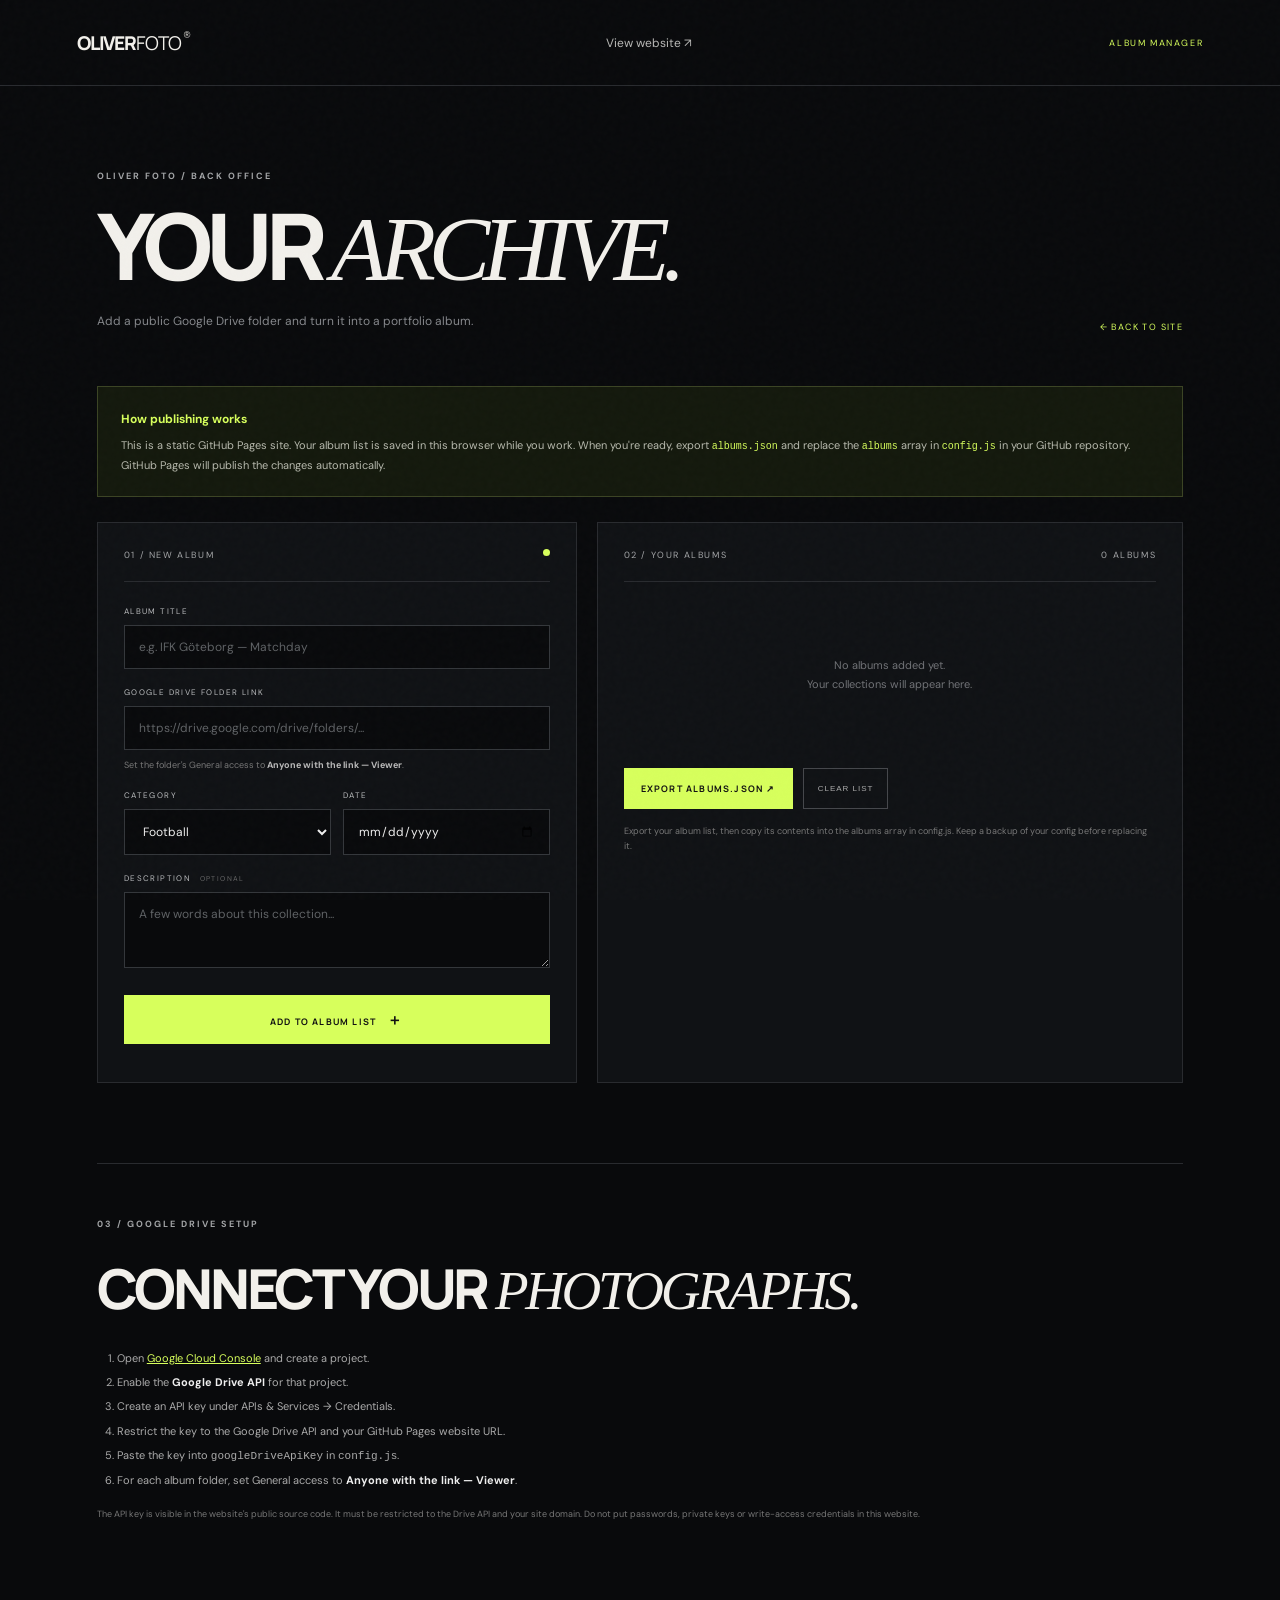
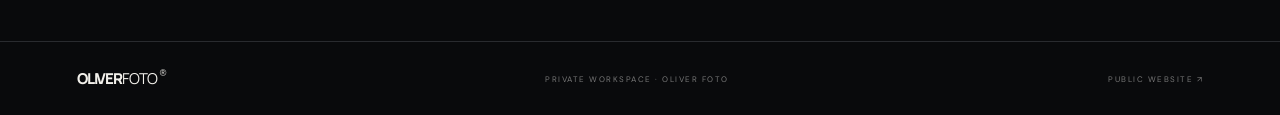
<file: oliver-foto/admin.html>
<!doctype html>
<html lang="en">
<head>
<meta charset="utf-8"><meta name="viewport" content="width=device-width,initial-scale=1"><meta name="theme-color" content="#090a0c">
<title>Album Manager — Oliver Foto</title><link rel="preconnect" href="https://fonts.googleapis.com"><link href="https://fonts.googleapis.com/css2?family=DM+Sans:wght@400;500;600;700&family=Manrope:wght@400;500;600;700;800&display=swap" rel="stylesheet"><link rel="stylesheet" href="styles.css"><link rel="stylesheet" href="admin.css">
</head>
<body><div class="grain"></div>
<header class="site-header"><a class="wordmark" href="index.html">OLIVER<span>FOTO</span><i>®</i></a><nav><a href="index.html">View website ↗</a></nav><span class="admin-tag">ALBUM MANAGER</span></header>
<main class="admin-main">
  <div class="admin-heading"><div><p class="eyebrow">OLIVER FOTO / BACK OFFICE</p><h1>YOUR <em>ARCHIVE.</em></h1><p class="muted">Add a public Google Drive folder and turn it into a portfolio album.</p></div><a class="back-link" href="index.html">← BACK TO SITE</a></div>
  <div class="notice"><strong>How publishing works</strong><p>This is a static GitHub Pages site. Your album list is saved in this browser while you work. When you're ready, export <code>albums.json</code> and replace the <code>albums</code> array in <code>config.js</code> in your GitHub repository. GitHub Pages will publish the changes automatically.</p></div>
  <div class="admin-layout">
    <section class="panel form-panel">
      <div class="panel-title"><span>01 / NEW ALBUM</span><span class="lime-dot"></span></div>
      <form id="album-form">
        <label for="title">ALBUM TITLE</label><input id="title" required maxlength="80" placeholder="e.g. IFK Göteborg — Matchday">
        <label for="folder">GOOGLE DRIVE FOLDER LINK</label><input id="folder" required placeholder="https://drive.google.com/drive/folders/...">
        <small>Set the folder's General access to <b>Anyone with the link — Viewer</b>.</small>
        <div class="two-fields"><div><label for="category">CATEGORY</label><select id="category"><option>Football</option><option>Other sport</option><option>Portraits</option><option>Events</option><option>Personal</option></select></div><div><label for="date">DATE</label><input id="date" type="date"></div></div>
        <label for="description">DESCRIPTION <span class="optional">OPTIONAL</span></label><textarea id="description" rows="3" maxlength="180" placeholder="A few words about this collection..."></textarea>
        <button class="primary-btn" type="submit">ADD TO ALBUM LIST <span>＋</span></button>
      </form>
      <div id="form-message" class="form-message" role="status"></div>
    </section>
    <section class="panel albums-panel">
      <div class="panel-title"><span>02 / YOUR ALBUMS</span><span id="album-count">0 ALBUMS</span></div>
      <div id="admin-albums" class="admin-albums"><div class="admin-empty">No albums added yet.<br>Your collections will appear here.</div></div>
      <div class="export-row"><button id="export" class="primary-btn">EXPORT ALBUMS.JSON ↗</button><button id="clear" class="quiet-btn">CLEAR LIST</button></div>
      <p class="tiny-note">Export your album list, then copy its contents into the albums array in config.js. Keep a backup of your config before replacing it.</p>
    </section>
  </div>
  <section class="setup-panel"><p class="eyebrow">03 / GOOGLE DRIVE SETUP</p><h2>CONNECT YOUR <em>PHOTOGRAPHS.</em></h2><ol><li>Open <a href="https://console.cloud.google.com/" target="_blank" rel="noreferrer">Google Cloud Console</a> and create a project.</li><li>Enable the <b>Google Drive API</b> for that project.</li><li>Create an API key under APIs &amp; Services → Credentials.</li><li>Restrict the key to the Google Drive API and your GitHub Pages website URL.</li><li>Paste the key into <code>googleDriveApiKey</code> in <code>config.js</code>.</li><li>For each album folder, set General access to <b>Anyone with the link — Viewer</b>.</li></ol><p class="tiny-note">The API key is visible in the website's public source code. It must be restricted to the Drive API and your site domain. Do not put passwords, private keys or write-access credentials in this website.</p></section>
</main>
<footer><a class="wordmark" href="index.html">OLIVER<span>FOTO</span><i>®</i></a><span>PRIVATE WORKSPACE · OLIVER FOTO</span><a href="index.html">PUBLIC WEBSITE ↗</a></footer>
<script src="config.js"></script><script src="admin.js"></script>
</body></html>
</file>
<file: oliver-foto/styles.css>
:root{--bg:#090a0c;--panel:#111316;--text:#f2f0eb;--muted:#85878b;--line:#292b2f;--accent:#d7ff5c;--serif:Georgia,"Times New Roman",serif}
*{box-sizing:border-box}html{scroll-behavior:smooth}body{margin:0;background:var(--bg);color:var(--text);font-family:"DM Sans",sans-serif;-webkit-font-smoothing:antialiased}a{color:inherit;text-decoration:none}.grain{pointer-events:none;position:fixed;inset:0;z-index:20;opacity:.035;background-image:url("data:image/svg+xml,%3Csvg viewBox='0 0 180 180' xmlns='http://www.w3.org/2000/svg'%3E%3Cfilter id='n'%3E%3CfeTurbulence type='fractalNoise' baseFrequency='.9' numOctaves='3' stitchTiles='stitch'/%3E%3C/filter%3E%3Crect width='100%25' height='100%25' filter='url(%23n)' opacity='.55'/%3E%3C/svg%3E")}
.site-header{height:86px;padding:0 6vw;display:flex;align-items:center;justify-content:space-between;border-bottom:1px solid var(--line);position:relative;z-index:5}.wordmark{font:800 19px Manrope,sans-serif;letter-spacing:-1.1px}.wordmark span{font-weight:400}.wordmark i{font:normal 9px sans-serif;vertical-align:top;margin-left:3px}.site-header nav{display:flex;gap:38px;color:#b8b8b6;font-size:12px}.site-header nav a:hover,footer a:hover{color:var(--accent)}.header-cta{font-size:11px;text-transform:uppercase;letter-spacing:1px;border:1px solid #45474b;border-radius:30px;padding:12px 17px}.header-cta span{color:var(--accent);margin-left:9px}.menu-toggle{display:none;background:none;color:white;border:0;font-size:20px}
.hero{padding:65px 6vw 28px;position:relative;min-height:690px}.hero-copy{position:relative;z-index:2}.eyebrow{font-size:9px;letter-spacing:2px;color:#a2a4a6;font-weight:700}.live-dot{display:inline-block;width:6px;height:6px;background:var(--accent);border-radius:50%;margin-right:9px;vertical-align:1px}.hero h1,.section-heading h2,.statement h2,.about-copy h2,.contact-section h2{font:800 clamp(65px,10vw,142px)/.88 Manrope,sans-serif;letter-spacing:-.085em;margin:42px 0 0}.hero h1 em,.section-heading h2 em,.statement h2 em,.about-copy h2 em,.contact-section h2 em{font-family:var(--serif);font-weight:400;letter-spacing:-.08em}.hero-bottom{display:flex;align-items:end;justify-content:space-between;width:43%;margin-top:28px}.hero-bottom p{font-size:13px;line-height:1.7;color:#a7a8a9;max-width:300px}.round-link{width:42px;height:42px;border:1px solid #555;border-radius:50%;display:grid;place-items:center;font-size:18px;transition:.2s}.round-link:hover{background:var(--accent);color:#111;border-color:var(--accent)}.hero-image-wrap{position:absolute;right:6vw;top:115px;width:43%;height:490px;overflow:hidden;background:#191b1e}.hero-image{width:100%;height:100%;object-fit:cover;filter:brightness(.78) saturate(.75);}.image-caption{position:absolute;bottom:0;left:0;right:0;display:flex;justify-content:space-between;padding:15px 17px;background:linear-gradient(transparent,rgba(0,0,0,.8));font-size:8px;letter-spacing:1.6px}.hero-index{position:absolute;right:6vw;bottom:25px;color:#777;font-size:9px;letter-spacing:2px}
.intro-strip{margin:0 6vw;border-top:1px solid var(--line);border-bottom:1px solid var(--line);padding:19px 0;display:flex;justify-content:space-between;color:#85878b;font-size:8px;letter-spacing:1.7px}.section-pad{padding:125px 6vw}.section-heading{display:flex;align-items:end;justify-content:space-between;margin-bottom:55px}.section-heading h2{font-size:clamp(48px,7vw,90px);margin-top:24px}.section-note{font-size:11px;line-height:1.8;color:var(--muted)}.album-grid{display:grid;grid-template-columns:repeat(2,minmax(0,1fr));gap:55px 22px}.album-card{cursor:pointer}.album-cover{height:390px;overflow:hidden;background:#15171a;position:relative}.album-cover img{width:100%;height:100%;object-fit:cover;filter:saturate(.78);transition:transform .7s cubic-bezier(.2,.7,.2,1),filter .5s}.album-card:hover .album-cover img{transform:scale(1.035);filter:saturate(1)}.album-card:nth-child(even){margin-top:100px}.album-meta{display:flex;justify-content:space-between;align-items:start;padding-top:17px}.album-title{font:600 19px Manrope,sans-serif;letter-spacing:-.5px}.album-sub{font-size:9px;color:var(--muted);letter-spacing:1.3px;margin-top:7px;text-transform:uppercase}.album-arrow{font-size:21px;color:var(--accent)}.empty-state{grid-column:1/-1;min-height:300px;border:1px solid var(--line);display:flex;flex-direction:column;align-items:center;justify-content:center;text-align:center;padding:35px}.empty-mark{font:italic 50px var(--serif);color:var(--accent)}.empty-state h3{font:600 24px Manrope;margin:20px 0 8px}.empty-state p{font-size:12px;color:var(--muted)}.text-link{font-size:9px;letter-spacing:1.5px;color:var(--accent);margin-top:20px}
.statement{padding:115px 6vw;background:#d9ff65;color:#111}.statement .eyebrow{color:#414a25}.statement h2{font-size:clamp(50px,8vw,110px);margin:35px 0}.statement h2 em{font-weight:400}.statement>p:last-child{font-size:12px;color:#454b32}
.about-section{display:grid;grid-template-columns:1fr 2fr;border-bottom:1px solid var(--line)}.about-label{display:flex;flex-direction:column;justify-content:space-between}.about-label span{font-size:9px;color:#777}.about-copy h2{font-size:clamp(58px,8vw,105px);margin:0 0 35px}.about-copy>p:not(.about-small){font-size:14px;line-height:1.9;color:#a9aaab;max-width:510px}.about-small{font-size:8px;letter-spacing:1.7px;color:var(--accent);margin-top:35px}
.contact-section{padding:120px 6vw 100px}.contact-section h2{font-size:clamp(70px,12vw,155px);margin:35px 0}.contact-bottom{display:flex;justify-content:space-between;align-items:center;border-top:1px solid var(--line);padding-top:20px}.contact-bottom p{font-size:12px;color:var(--muted)}.contact-link{font-size:10px;letter-spacing:1.4px;color:var(--accent)}footer{padding:26px 6vw;border-top:1px solid var(--line);display:flex;justify-content:space-between;align-items:center;color:#777;font-size:8px;letter-spacing:1.5px}footer>div{display:flex;gap:25px}footer .wordmark{color:var(--text);font-size:15px}
.lightbox{display:none;position:fixed;inset:0;background:rgba(0,0,0,.96);z-index:50;align-items:center;justify-content:center;padding:60px}.lightbox.open{display:flex}.lightbox-content{max-width:85vw;max-height:80vh;text-align:center}.lightbox-content img{max-width:100%;max-height:75vh;object-fit:contain}.lightbox-caption{font-size:10px;letter-spacing:1px;color:#aaa;margin-top:12px}.lightbox button{position:absolute;background:none;border:0;color:white;font-size:32px;cursor:pointer}.lightbox-close{top:25px;right:35px}.lightbox-prev{left:30px}.lightbox-next{right:30px}
@media(max-width:760px){.site-header{height:70px;padding:0 5vw}.site-header nav,.header-cta{display:none}.menu-toggle{display:block}.hero{padding:50px 5vw 25px;min-height:800px}.hero h1{font-size:clamp(62px,16vw,100px);margin-top:35px}.hero-image-wrap{top:365px;left:5vw;right:5vw;width:90%;height:350px}.hero-bottom{width:100%;margin-top:20px}.hero-index{right:5vw}.intro-strip{margin:0 5vw;gap:15px;flex-wrap:wrap;font-size:7px}.section-pad{padding:85px 5vw}.section-heading{display:block}.section-note{margin-top:25px}.album-grid{grid-template-columns:1fr;gap:35px}.album-card:nth-child(even){margin-top:0}.album-cover{height:330px}.about-section{grid-template-columns:1fr;gap:45px}.about-label{flex-direction:row}.contact-section{padding:85px 5vw}.contact-bottom{align-items:start;gap:25px;flex-direction:column}footer{padding:25px 5vw;gap:18px;flex-wrap:wrap}.lightbox{padding:45px 20px}.lightbox-prev{left:8px}.lightbox-next{right:8px}}
</file>
<file: oliver-foto/admin.css>
body{min-height:100vh}.admin-tag{font-size:9px;letter-spacing:1.6px;color:var(--accent)}.admin-main{max-width:1240px;margin:auto;padding:75px 6vw 110px}.admin-heading{display:flex;justify-content:space-between;align-items:end;margin-bottom:45px}.admin-heading h1{font:800 clamp(55px,8vw,92px)/.9 Manrope,sans-serif;letter-spacing:-.08em;margin:22px 0}.admin-heading h1 em,.setup-panel h2 em{font-family:Georgia,serif;font-weight:400}.muted{font-size:12px;color:var(--muted)}.back-link{font-size:9px;letter-spacing:1.4px;color:var(--accent);padding-bottom:8px}.notice{border:1px solid #3b4424;background:#14190d;padding:20px 23px;margin-bottom:25px}.notice strong{font-size:12px;color:var(--accent)}.notice p{font-size:11px;line-height:1.8;color:#b7b9ad;margin:8px 0 0}.notice code,.tiny-note code{color:var(--accent);font-size:10px}.admin-layout{display:grid;grid-template-columns:.9fr 1.1fr;gap:20px}.panel{background:#101215;border:1px solid var(--line);padding:26px}.panel-title{display:flex;justify-content:space-between;font-size:9px;letter-spacing:1.6px;color:#a4a6a8;padding-bottom:20px;border-bottom:1px solid var(--line);margin-bottom:24px}.lime-dot{width:7px;height:7px;background:var(--accent);border-radius:50%}form label{display:block;font-size:8px;letter-spacing:1.4px;color:#b9bbbd;margin:18px 0 9px}input,select,textarea{width:100%;background:#090a0c;border:1px solid #34373b;color:#eee;padding:13px 14px;font:12px "DM Sans",sans-serif;border-radius:0;outline:none}input:focus,select:focus,textarea:focus{border-color:var(--accent)}input::placeholder,textarea::placeholder{color:#5f6265}form small{display:block;color:#777;font-size:9px;line-height:1.6;margin-top:8px}form small b{color:#bbb}.two-fields{display:grid;grid-template-columns:1fr 1fr;gap:12px}.optional{color:#666;font-size:7px;margin-left:5px}.primary-btn{background:var(--accent);border:0;color:#111;padding:14px 17px;font:700 9px Manrope,sans-serif;letter-spacing:1.2px;cursor:pointer}.primary-btn:hover{background:#e7ff9d}.primary-btn span{font-size:15px;margin-left:8px}.form-panel .primary-btn{width:100%;margin-top:22px}.form-message{font-size:10px;line-height:1.6;margin-top:12px;color:var(--accent)}.admin-empty{font-size:11px;line-height:1.8;color:#707276;text-align:center;padding:50px 10px}.admin-album{display:flex;align-items:center;gap:13px;padding:12px 0;border-bottom:1px solid var(--line)}.album-thumb{width:62px;height:54px;object-fit:cover;background:#202226}.admin-album-info{flex:1;min-width:0}.admin-album-info strong{display:block;font-size:12px;white-space:nowrap;overflow:hidden;text-overflow:ellipsis}.admin-album-info span{display:block;font-size:9px;color:#777;margin-top:5px}.remove-btn{background:none;border:1px solid #45474b;color:#aaa;padding:7px 9px;font-size:9px;cursor:pointer}.remove-btn:hover{border-color:#f77;color:#f99}.export-row{display:flex;gap:10px;margin-top:23px}.quiet-btn{background:none;border:1px solid #45474b;color:#aaa;padding:12px 14px;font-size:8px;letter-spacing:1px;cursor:pointer}.tiny-note{font-size:9px;line-height:1.7;color:#777;margin-top:15px}.setup-panel{border-top:1px solid var(--line);margin-top:80px;padding-top:45px}.setup-panel h2{font:800 clamp(32px,5vw,55px) Manrope;letter-spacing:-.06em;margin:20px 0}.setup-panel ol{padding-left:20px;color:#aaa;font-size:11px;line-height:2.2}.setup-panel a{color:var(--accent);text-decoration:underline}.setup-panel b{color:#eee}footer{margin-top:0}
@media(max-width:800px){.admin-main{padding:55px 5vw 80px}.admin-layout{grid-template-columns:1fr}.admin-heading{display:block}.back-link{display:inline-block;margin-top:18px}.panel{padding:20px}.export-row{flex-wrap:wrap}.admin-tag{display:none}}
</file>
